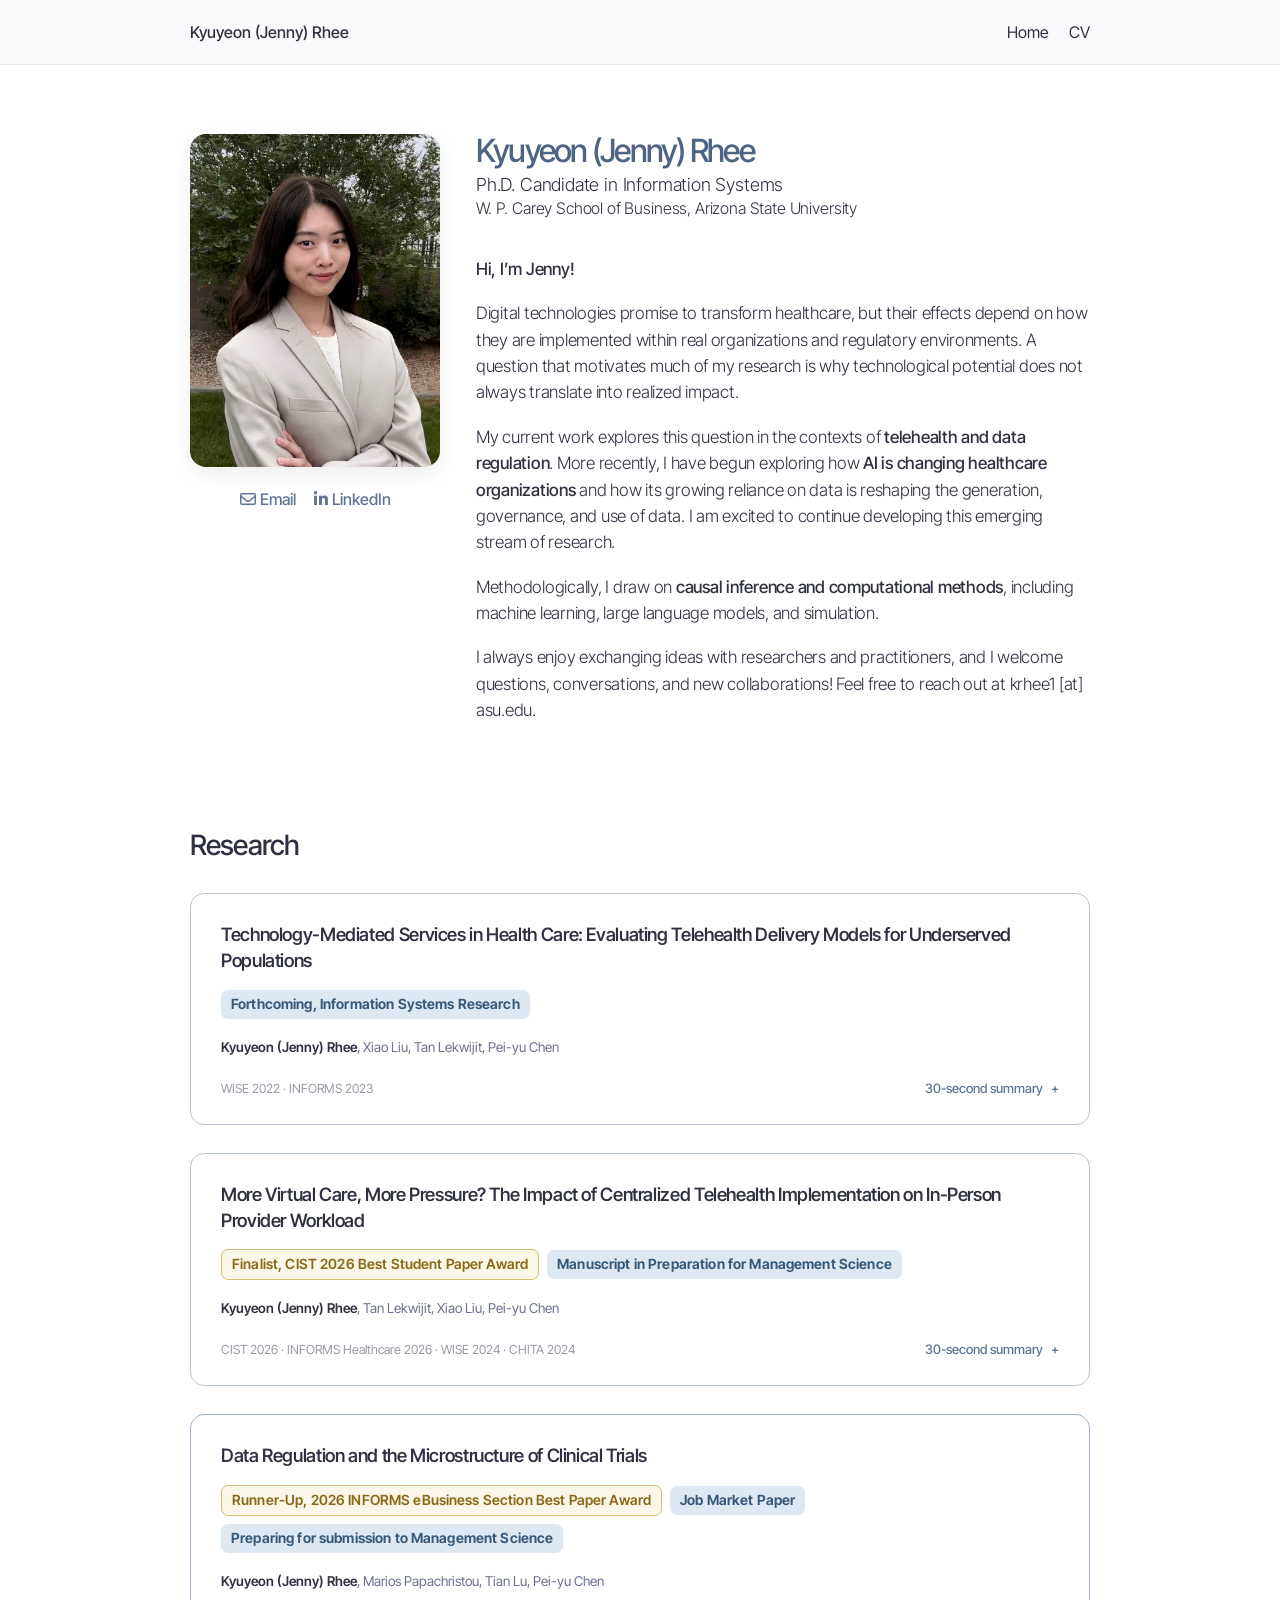
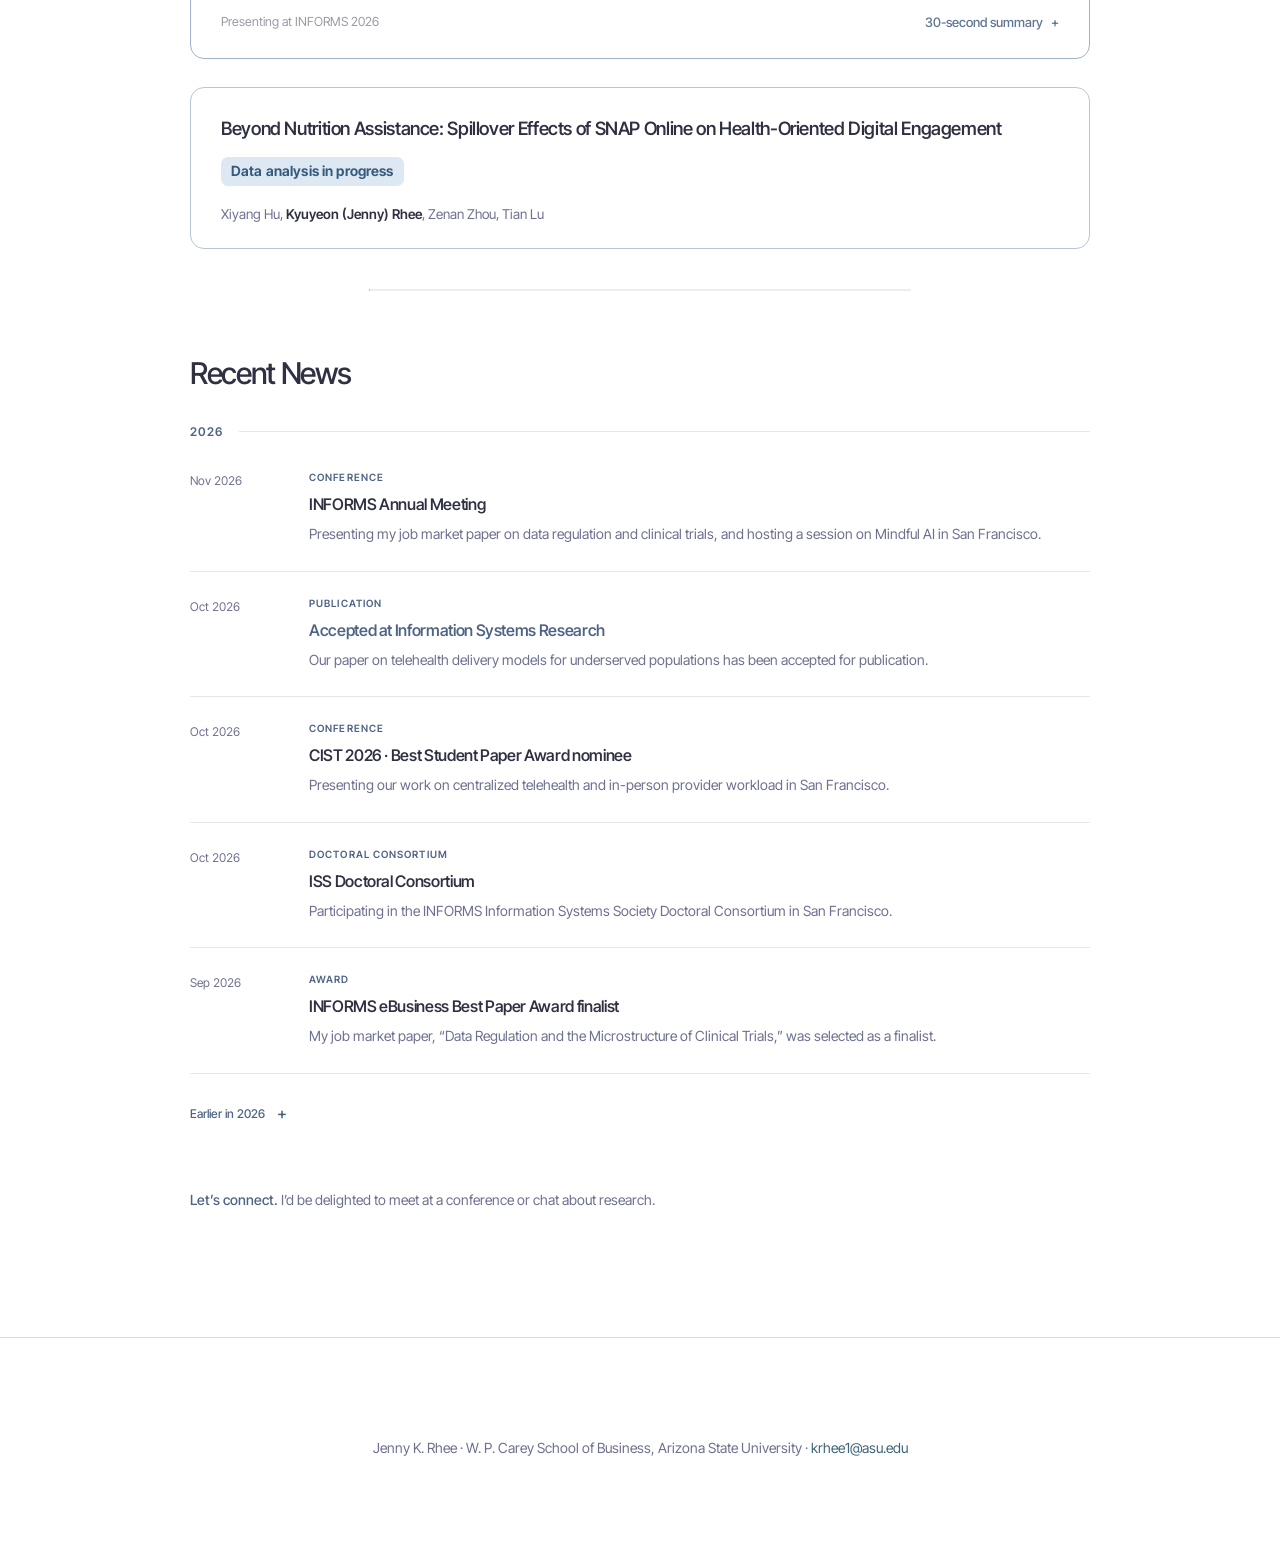
<file: index.html>
<!DOCTYPE html>
<html lang="en">
<head>
  <meta charset="UTF-8" />
  <meta name="viewport" content="width=device-width, initial-scale=1.0" />
  <title>Kyuyeon (Jenny) Rhee</title>
  <meta name="description" content="Ph.D. candidate in Information Systems at Arizona State University. Research on digital health, causal inference, and healthcare innovation.">

  <meta name="author" content="Kyuyeon Jenny Rhee">
  <meta property="og:title" content="Kyuyeon (Jenny) Rhee">
  <meta property="og:description" content="Ph.D. candidate in Information Systems at Arizona State University">
  <meta property="og:url" content="https://jennykrhee.github.io">

  <script async src="https://www.googletagmanager.com/gtag/js?id=G-296NNJGTDM"></script>
  <script>
    window.dataLayer = window.dataLayer || [];
    function gtag(){dataLayer.push(arguments);}
    gtag('js', new Date());
    gtag('config', 'G-296NNJGTDM');
  </script>


  <link rel="preconnect" href="https://fonts.googleapis.com">
  <link rel="preconnect" href="https://fonts.gstatic.com" crossorigin>
  <link href="https://fonts.googleapis.com/css2?family=Inter+Tight:wght@100..900&display=swap" rel="stylesheet">
  <link rel="stylesheet" href="css/style.css" />
  <link rel="stylesheet" href="https://cdnjs.cloudflare.com/ajax/libs/font-awesome/6.5.0/css/all.min.css">

  <link rel="icon" type="image/png" sizes="96x96" href="favicon-96x96.png">
  <link rel="apple-touch-icon" href="apple-touch-icon.png">
  <link rel="icon" type="image/png" sizes="192x192" href="icon-192.png">
  <link rel="icon" type="image/png" sizes="512x512" href="icon-512.png">
	
</head>



<body>

<!-- Navigation -->
<nav>
  <div class="nav-inner">

    <a href="index.html" class="nav-brand">
      Kyuyeon (Jenny) Rhee
    </a>

    <ul class="nav-links">
      <li>
        <a href="index.html">Home</a>
      </li>
<!-- 
      <li>
        <a href="about.html">About</a>
      </li> -->

      <!-- <li>
        <a href="teaching.html">Teaching</a>
      </li> -->

      <li>
        <a href="cv.html">CV</a>
      </li>
    </ul>

  </div>
</nav>


<!-- Main Content -->
<main class="page-content">
  <div class="container">



<!-- About -->
<section class="home-layout fade-in" id="about">

  <div class="home-photo">
    <img src="rhee_headshot.jpg" alt="headshot" />

    <div class="contact-links">
      <a href="mailto:krhee1@asu.edu" aria-label="Email">
        <i class="fa-regular fa-envelope"></i>
        <span>Email</span>
      </a>

      <a href="https://www.linkedin.com/in/kyuyeon-jenny-rhee/"
         target="_blank"
         aria-label="LinkedIn">
        <i class="fa-brands fa-linkedin-in"></i>
        <span>LinkedIn</span>
      </a>
    </div>
  </div>

  <div class="home-main">
	  
    <div class="home-info">
      <h1>Kyuyeon (Jenny) Rhee</h1>
      <p class="title">Ph.D. Candidate in Information Systems</p>
      <p class="affiliation">
        W. P. Carey School of Business, Arizona State University
      </p>

      <!-- <p class="committee">
        Dissertation Committee:
        <strong>Pei-yu Chen (Chair)</strong>, Xiao Liu, Tan Lekwijit, Tian Lu
      </p>

      <p class="job-market">
        2026–2027 Academic Job Market Candidate
      </p> -->
    </div>

    <div class="bio">

      <p>
        <strong>Hi, I’m Jenny!</strong>
      </p>

      <p>
        Digital technologies promise to transform healthcare, but their effects depend on how they are implemented within real organizations and regulatory environments. A question that motivates much of my research is why technological potential does not always translate into realized impact.
      </p>

      <p>
        My current work explores this question in the contexts of
        <strong>telehealth and data regulation</strong>.
        More recently, I have begun exploring how
        <strong>AI is changing healthcare organizations</strong>
        and how its growing reliance on data is reshaping the generation, governance, and use of data. I am excited to continue developing this emerging stream of research.
      </p>

      <p>
        Methodologically, I draw on
        <strong>causal inference and computational methods</strong>,
        including machine learning, large language models, and simulation.
      </p>

      <p>
        I always enjoy exchanging ideas with researchers and practitioners, and I welcome questions, conversations, and new collaborations!
        Feel free to reach out at krhee1 [at] asu.edu.
      </p>

    </div>

  </div>

</section>




   <!-- Education 
   <section class="education fade-in" id="education" style="animation-delay: 0.15s;">

   	<h2>Education</h2>

	<div class="edu-item">
	  <div class="edu-main">
	    <div class="edu-degree">Ph.D. in Information Systems</div>
	    <div class="edu-school">Arizona State University</div>
	  </div>
	  <div class="edu-year">2027 (expected)</div>
	</div>

	<div class="edu-item">
	  <div class="edu-main">
	    <div class="edu-degree">M.S. in Management Information Systems</div>
	    <div class="edu-school">Seoul National University</div>
	  </div>
	  <div class="edu-year">2020</div>
	</div>

	<div class="edu-item">
	  <div class="edu-main">
	    <div class="edu-degree">B.S. in Business Administration</div>
	    <div class="edu-school">Hanyang University</div>
	  </div>
	  <div class="edu-year">2018</div>
	</div>
   </section>
   <hr class="section-divider"> -->


   <!--Selected Work-->

<section class="selected-work fade-in" id="research">
  <h2>Research</h2>

  <div class="research-list">

    <!-- Paper 1 -->

    <article class="research-card featured">

      <h3>
        Technology-Mediated Services in Health Care: Evaluating Telehealth Delivery Models for Underserved Populations
      </h3>

      <div class="research-badges">
        <span class="status-badge accepted">Forthcoming, Information Systems Research</span>
      </div>

      <p class="research-authors">
        <strong>Kyuyeon (Jenny) Rhee</strong>,
        <a href="https://search.asu.edu/profile/3518572" target="_blank">Xiao Liu</a>,
        <a href="https://tanlekwijit.com/" target="_blank">Tan Lekwijit</a>,
        <a href="https://search.asu.edu/profile/2217544" target="_blank">Pei-yu Chen</a>
      </p>

      <div class="research-bottom">
        <span class="research-venue">
          WISE 2022 · INFORMS 2023
        </span>


        <button class="abstract-toggle" type="button" aria-expanded="false">
          30-second summary <span>+</span>
        </button>

		  
      </div>

          <div class="abstract-content">
            <p>
Evidence on telehealth’s effectiveness has been mixed, in part because telehealth encompasses distinct delivery models that address different barriers to care. We distinguish between two models: one that connects patients at clinics with external specialists, and another that connects patients at home with providers at the clinic. The first reduces search and verification frictions and is associated with greater access to mental health care, while the second reduces transportation and tracking frictions and is associated with better adherence to clinical protocols. Our findings highlight the importance of considering which telehealth model is implemented, the frictions it addresses, and the outcomes it is designed to improve.
            </p>
          </div>

        </article>


    <!-- Paper 2 -->
    <article class="research-card featured">

      <h3>
        More Virtual Care, More Pressure? The Impact of Centralized Telehealth Implementation on In-Person Provider Workload
      </h3>
		
		<div class="research-badges">
		  <span class="status-badge award-badge">
		    Finalist, CIST 2026 Best Student Paper Award
		  </span>

		  <span class="status-badge">
		    Manuscript in Preparation for Management Science
		  </span>
		</div>

      <p class="research-authors">
        <strong>Kyuyeon (Jenny) Rhee</strong>,
        <a href="https://tanlekwijit.com/" target="_blank">Tan Lekwijit</a>,
        <a href="https://search.asu.edu/profile/3518572" target="_blank">Xiao Liu</a>,
        <a href="https://search.asu.edu/profile/2217544" target="_blank">Pei-yu Chen</a>
      </p>

      <div class="research-bottom">
        <span class="research-venue">
          CIST 2026 · INFORMS Healthcare 2026 · WISE 2024 · CHITA 2024
        </span>

        <button class="abstract-toggle" type="button" aria-expanded="false">
          30-second summary <span>+</span>
        </button>

      </div>

      <div class="abstract-content">
        <p>
We study a health system that adopted centralized telehealth, in which a dedicated team provides virtual care while primary care providers continue to see patients in person. This model is designed to expand access while shielding in-person providers from the additional workload associated with virtual care. We examine whether this organizational separation achieves that goal by considering multiple dimensions of provider workload, including the volume, timing, and clinical complexity of demand. Leveraging randomized patient eligibility for the program, we find that greater exposure to centralized telehealth increases in-person visit volume, makes demand more variable, and shifts the patient mix toward greater clinical complexity. These findings show that centralized telehealth can reshape, rather than simply divert, the demand faced by in-person providers.
        </p>
      </div>

    </article>


    <!-- Paper 3 -->
    <article class="research-card jmp">

      <h3>
        Data Regulation and the Microstructure of Clinical Trials
      </h3>


      <div class="research-badges">
        <span class="status-badge award-badge">
          Runner-Up, 2026 INFORMS eBusiness Section Best Paper Award
        </span>
        <span class="status-badge jmp-badge">Job Market Paper</span>
        <span class="status-badge jmp-badge">
          Preparing for submission to Management Science
        </span>
      </div>


      <p class="research-authors">
        <strong>Kyuyeon (Jenny) Rhee</strong>,
        <a href="https://papachristoumarios.github.io/" target="_blank">Marios Papachristou</a>,
        <a href="https://sites.google.com/view/tianlu/home" target="_blank">Tian Lu</a>,
        <a href="https://search.asu.edu/profile/2217544" target="_blank">Pei-yu Chen</a>
      </p>

      <div class="research-bottom">
        <span class="research-venue">
          Presenting at INFORMS 2026
        </span>

        <button class="abstract-toggle" type="button" aria-expanded="false">
          30-second summary <span>+</span>
        </button>

      </div>

      <div class="abstract-content">
        <p>
We examine how privacy regulation affects clinical trial design. Clinical trials generate evidence whose value can extend well beyond the sponsoring firm, while sponsors bear the costs of collecting and governing the underlying data. The GDPR increased these costs for trials involving European sites. Because European patient participation is not required for drug approval, sponsors retain discretion over whether to absorb the additional compliance costs or shift trial activity elsewhere, making regulatory exposure an organizational design consideration. Comparing sponsors with different levels of pre-GDPR exposure to Europe, we find little change in planned enrollment or core measures of trial success, but selective reductions in longer-term and supplementary measures and shifts in trial activity away from GDPR jurisdictions. These adjustments have downstream implications: trials conducted by more-exposed sponsors receive fewer citations from subsequent research, while geographic shifts move trials toward populations with which sponsors have greater prior experience. The findings suggest that firms preserve components of evidence generation that are more tightly constrained by regulatory requirements while adjusting along more flexible margins.
        </p>
      </div>

    </article>

    <!-- Paper 4 -->

    <article class="research-card featured">

      <h3>
        Beyond Nutrition Assistance: Spillover Effects of SNAP Online on Health-Oriented Digital Engagement
      </h3>

      <div class="research-badges">
        <span class="status-badge accepted">Data analysis in progress</span>
      </div>

      <p class="research-authors">
        <a href="https://xiyanghu.github.io" target="_blank">Xiyang Hu</a>,
        <strong>Kyuyeon (Jenny) Rhee</strong>,
        <a href="https://search.asu.edu/profile/3283287" target="_blank">Zenan Zhou</a>,
        <a href="https://sites.google.com/view/tianlu/home" target="_blank">Tian Lu</a>
      </p>

        </article>

  </div>
</section>

<hr class="section-divider">



<section class="news editorial-news fade-in" id="news">

  <header class="news-header">
    <h2>Recent News</h2>

  </header>

  <div class="news-year-label">
    <span>2026</span>
  </div>

  <div class="news-feed">

    <article class="news-entry">
      <time datetime="2026-11">Nov 2026</time>

      <div class="news-entry-content">
        <span class="news-category">Conference</span>
        <h3>
          <a href="https://meetings.informs.org/wordpress/annual/"
             target="_blank" rel="noopener noreferrer">
            INFORMS Annual Meeting
          </a>
        </h3>
        <p>
          Presenting my job market paper on data regulation and clinical
          trials, and hosting a session on Mindful AI in San Francisco.
        </p>
      </div>
    </article>

    <article class="news-entry news-publication">
      <time datetime="2026-10">Oct 2026</time>

      <div class="news-entry-content">
        <span class="news-category">Publication</span>
        <h3>Accepted at Information Systems Research</h3>
        <p>
          Our paper on telehealth delivery models for underserved
          populations has been accepted for publication.
        </p>
      </div>
    </article>

    <article class="news-entry">
      <time datetime="2026-10">Oct 2026</time>

      <div class="news-entry-content">
        <span class="news-category">Conference</span>
        <h3>
          <a href="https://cist2026.github.io"
             target="_blank" rel="noopener noreferrer">
            CIST 2026 · Best Student Paper Award nominee
          </a>
        </h3>
        <p>
          Presenting our work on centralized telehealth and in-person
          provider workload in San Francisco.
        </p>
      </div>
    </article>

    <article class="news-entry">
      <time datetime="2026-10">Oct 2026</time>

      <div class="news-entry-content">
        <span class="news-category">Doctoral consortium</span>
        <h3>
          <a href="https://cist2026.github.io/iss-events/#consortium"
             target="_blank" rel="noopener noreferrer">
            ISS Doctoral Consortium
          </a>
        </h3>
        <p>
          Participating in the INFORMS Information Systems Society
          Doctoral Consortium in San Francisco.
        </p>
      </div>
    </article>

    <article class="news-entry">
      <time datetime="2026-09">Sep 2026</time>

      <div class="news-entry-content">
        <span class="news-category">Award</span>
        <h3>INFORMS eBusiness Best Paper Award finalist</h3>
        <p>
          My job market paper, “Data Regulation and the Microstructure
          of Clinical Trials,” was selected as a finalist.
        </p>
      </div>
    </article>

  </div>

  <details class="news-archive">
    <summary>Earlier in 2026</summary>

    <div class="news-feed">

      <article class="news-entry">
        <time datetime="2026-08">Aug 2026</time>

        <div class="news-entry-content">
          <span class="news-category">Teaching</span>
          <h3>CIS 308 · Advanced Excel in Business</h3>
          <p>
            Teaching at Arizona State University in Fall 2026.
          </p>
        </div>
      </article>

      <article class="news-entry">
        <time datetime="2026-08">Aug 2026</time>

        <div class="news-entry-content">
          <span class="news-category">Milestone</span>
          <h3>Dissertation proposal defended</h3>
          <p>
            Understanding Digital Transformation in Healthcare:
            Care Delivery, Service Operations, and Medical Innovation.
          </p>
        </div>
      </article>

      <article class="news-entry">
        <time datetime="2026-07">Jul 2026</time>

        <div class="news-entry-content">
          <span class="news-category">Conference</span>
          <h3>
            <a href="https://meetings.informs.org/wordpress/healthcare/"
               target="_blank" rel="noopener noreferrer">
              INFORMS Healthcare Conference
            </a>
          </h3>
          <p>
            Presented our research on centralized telehealth and
            provider workload in Raleigh, NC.
          </p>
        </div>
      </article>

      <article class="news-entry">
        <time datetime="2026-05">May 2026</time>

        <div class="news-entry-content">
          <span class="news-category">Teaching</span>
          <h3>CIS 315 · Business Data Analytics</h3>
          <p>
            Taught at Arizona State University during Summer 2026.
          </p>
        </div>
      </article>

      <article class="news-entry">
        <time datetime="2026-04">Apr 2026</time>

        <div class="news-entry-content">
          <span class="news-category">Recognition</span>
          <h3>Faculty Women’s Association Research Award</h3>
          <p>
            Received an Honorable Mention for graduate student
            research at ASU.
          </p>
        </div>
      </article>

      <article class="news-entry">
        <time datetime="2026-04">Apr 2026</time>

        <div class="news-entry-content">
          <span class="news-category">Website</span>
          <h3>A new academic home online</h3>
          <p>Launched my academic website.</p>
        </div>
      </article>

    </div>
  </details>

  <p class="news-connect">
    <a href="mailto:krhee1@asu.edu">Let’s connect.</a>
    I’d be delighted to meet at a conference or chat about research.
  </p>

</section>

   
  </div>
</main>

<!-- Footer -->
<footer>
  <div class="container">
    <p>
      Jenny K. Rhee · W. P. Carey School of Business, Arizona State University ·
      <a href="mailto:krhee1@asu.edu">krhee1@asu.edu</a>
    </p>
  </div>
</footer>




<script>
  document.querySelectorAll(".abstract-toggle").forEach((button) => {
    button.addEventListener("click", () => {
      const card = button.closest(".research-card");
      const expanded = card.classList.toggle("expanded");

      button.firstChild.textContent = expanded
        ? "Hide summary "
        : "30-second summary ";

      button.setAttribute("aria-expanded", expanded);
    });
  });
</script>

<script>
  const observer = new IntersectionObserver((entries) => {
    entries.forEach((entry) => {
      if (entry.isIntersecting) {
        entry.target.classList.add("visible");
        observer.unobserve(entry.target);
      }
    });
  }, {
    threshold: 0.15
  });

  document.querySelectorAll(".fade-in").forEach((el) => {
    observer.observe(el);
  });
</script>

</body>
</html>
</file>
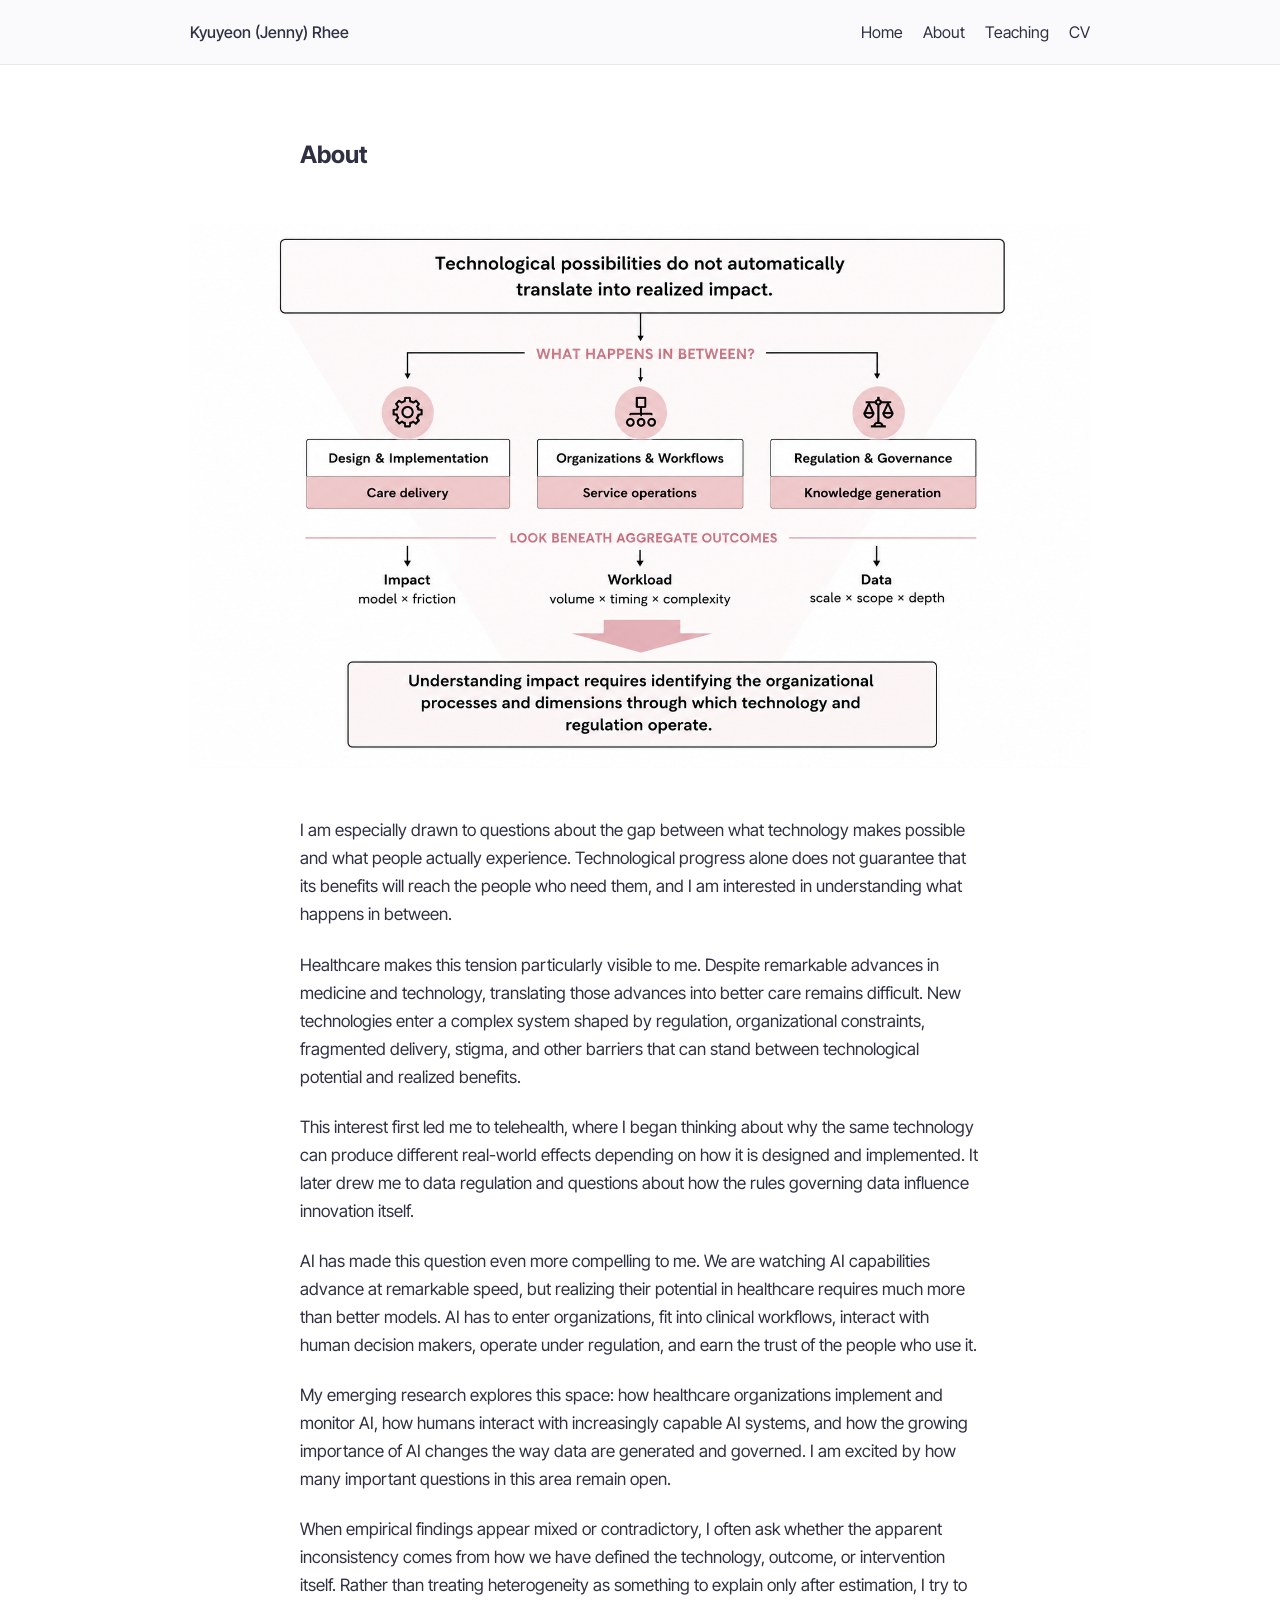
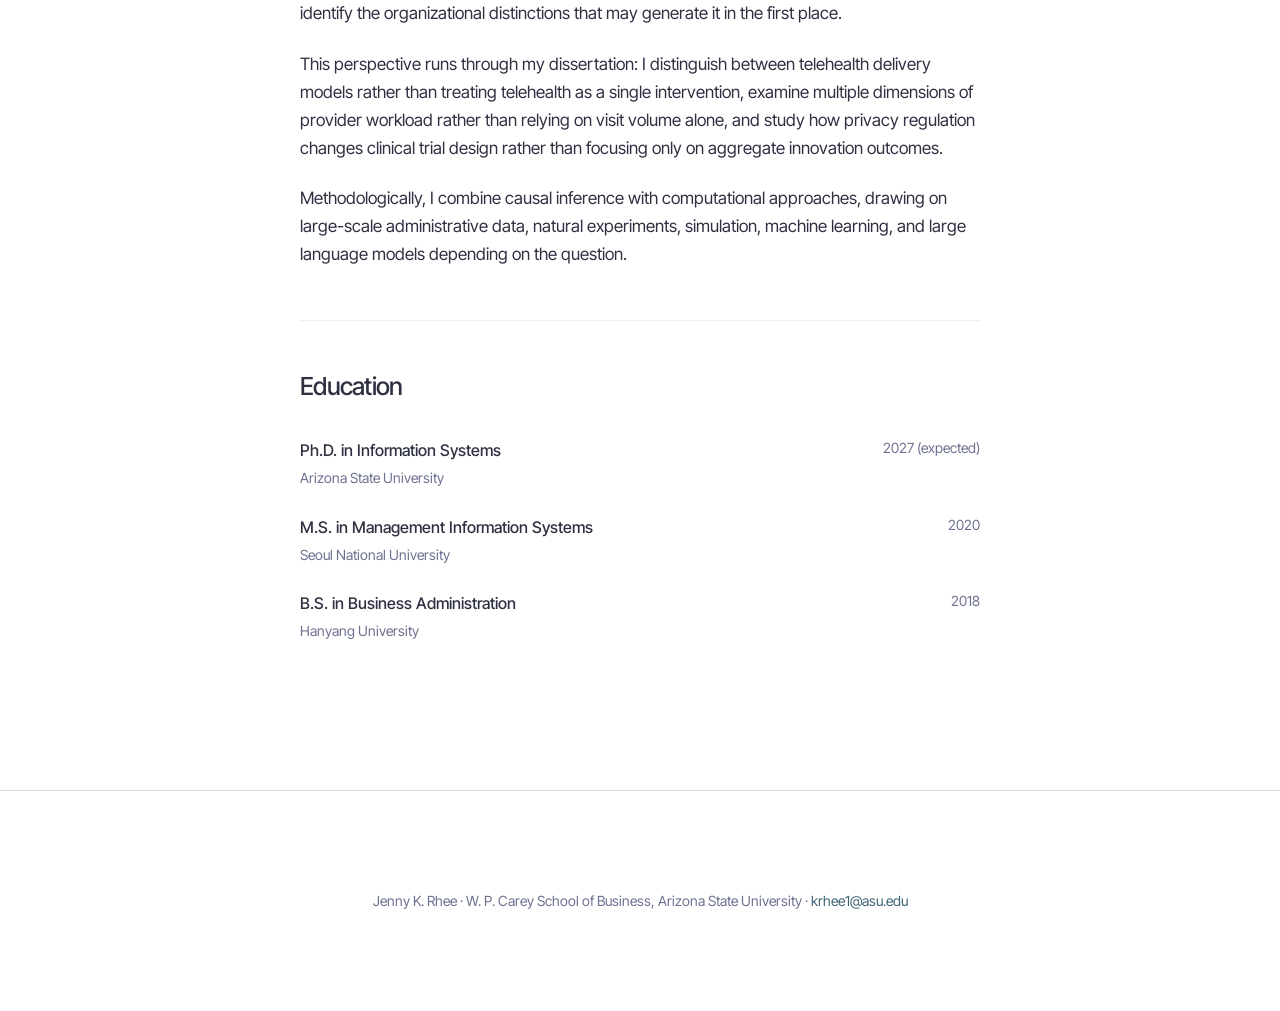
<file: about.html>
<!DOCTYPE html>
<html lang="en">

<head>
  <meta charset="UTF-8" />
  <meta name="viewport" content="width=device-width, initial-scale=1.0" />

  <title>About | Kyuyeon (Jenny) Rhee</title>

  <meta
    name="description"
    content="About Kyuyeon (Jenny) Rhee, Ph.D. candidate in Information Systems at Arizona State University."
  />

  <meta name="author" content="Kyuyeon Jenny Rhee" />

  <!-- Fonts -->
  <link rel="preconnect" href="https://fonts.googleapis.com" />
  <link rel="preconnect" href="https://fonts.gstatic.com" crossorigin />

  <link
    href="https://fonts.googleapis.com/css2?family=Inter+Tight:wght@100..900&display=swap"
    rel="stylesheet"
  />

  <!-- Main CSS -->
  <link rel="stylesheet" href="css/style.css" />

  <!-- Font Awesome -->
  <link
    rel="stylesheet"
    href="https://cdnjs.cloudflare.com/ajax/libs/font-awesome/6.5.0/css/all.min.css"
  />

  <!-- Favicon -->
  <link rel="icon" type="image/png" sizes="96x96" href="favicon-96x96.png" />
  <link rel="apple-touch-icon" href="apple-touch-icon.png" />
  <link rel="icon" type="image/png" sizes="192x192" href="icon-192.png" />
  <link rel="icon" type="image/png" sizes="512x512" href="icon-512.png" />
</head>


<body>

  <!-- Navigation -->
  <nav>
    <div class="nav-inner">

      <a href="index.html" class="nav-brand">
        Kyuyeon (Jenny) Rhee
      </a>

      <ul class="nav-links">
        <li>
          <a href="index.html">Home</a>
        </li>

        <li>
          <a href="about.html" class="active">About</a>
        </li>

        <li>
          <a href="teaching.html">Teaching</a>
        </li>

        <li>
          <a href="cv.html">CV</a>
        </li>
      </ul>

    </div>
  </nav>


  <!-- Main Content -->
  <main class="page-content">

    <div class="container">

      <section class="about-page fade-in">

        <h1>About</h1>

<div class="about-framework">
  <img
    src="images/research-framework.png"
    alt="Research framework illustrating how technological possibilities translate into realized impact through design and implementation, organizational workflows, and regulation and governance."
  />
</div>
        
<div class="about-placeholder">
          <p>
            I am especially drawn to questions about the gap between what technology makes possible and what people actually experience. Technological progress alone does not guarantee that its benefits will reach the people who need them, and I am interested in understanding what happens in between.
          </p>

          <p>
            Healthcare makes this tension particularly visible to me. Despite remarkable advances in medicine and technology, translating those advances into better care remains difficult. New technologies enter a complex system shaped by regulation, organizational constraints, fragmented delivery, stigma, and other barriers that can stand between technological potential and realized benefits. 
          </p>

          <p>
            This interest first led me to telehealth, where I began thinking about why the same technology can produce different real-world effects depending on how it is designed and implemented. It later drew me to data regulation and questions about how the rules governing data influence innovation itself.
          </p>

          <p>
            AI has made this question even more compelling to me. We are watching AI capabilities advance at remarkable speed, but realizing their potential in healthcare requires much more than better models. AI has to enter organizations, fit into clinical workflows, interact with human decision makers, operate under regulation, and earn the trust of the people who use it. 
          </p>

          <p>
            My emerging research explores this space: how healthcare organizations implement and monitor AI, how humans interact with increasingly capable AI systems, and how the growing importance of AI changes the way data are generated and governed. I am excited by how many important questions in this area remain open.
          </p>

          <p>
            When empirical findings appear mixed or contradictory, I often ask whether the apparent inconsistency comes from how we have defined the technology, outcome, or intervention itself. Rather than treating heterogeneity as something to explain only after estimation, I try to identify the organizational distinctions that may generate it in the first place.
          </p>

          <p>
            This perspective runs through my dissertation: I distinguish between telehealth delivery models rather than treating telehealth as a single intervention, examine multiple dimensions of provider workload rather than relying on visit volume alone, and study how privacy regulation changes clinical trial design rather than focusing only on aggregate innovation outcomes.
          </p>

          <p>
            Methodologically, I combine causal inference with computational approaches, drawing on large-scale administrative data, natural experiments, simulation, machine learning, and large language models depending on the question.
          </p>
        </div>




<hr class="about-divider">

          <section class="about-education">
            <h2>Education</h2>

            <div class="edu-item">
              <div class="edu-main">
                <div class="edu-degree">Ph.D. in Information Systems</div>
                <div class="edu-school">Arizona State University</div>
              </div>
              <div class="edu-year">2027 (expected)</div>
            </div>

            <div class="edu-item">
              <div class="edu-main">
                <div class="edu-degree">M.S. in Management Information Systems</div>
                <div class="edu-school">Seoul National University</div>
              </div>
              <div class="edu-year">2020</div>
            </div>

            <div class="edu-item">
              <div class="edu-main">
                <div class="edu-degree">B.S. in Business Administration</div>
                <div class="edu-school">Hanyang University</div>
              </div>
              <div class="edu-year">2018</div>
            </div>
        
              </section>

            </div>

          </main>


  <!-- Footer -->
  <footer>
    <div class="container">

      <p>
        Jenny K. Rhee · W. P. Carey School of Business,
        Arizona State University ·
        <a href="mailto:krhee1@asu.edu">
          krhee1@asu.edu
        </a>
      </p>

    </div>
  </footer>


  <!-- Fade-in animation -->
  <script>
    const observer = new IntersectionObserver((entries) => {
      entries.forEach((entry) => {
        if (entry.isIntersecting) {
          entry.target.classList.add("visible");
          observer.unobserve(entry.target);
        }
      });
    }, {
      threshold: 0.15
    });

    document.querySelectorAll(".fade-in").forEach((el) => {
      observer.observe(el);
    });
  </script>

</body>

</html>
</file>
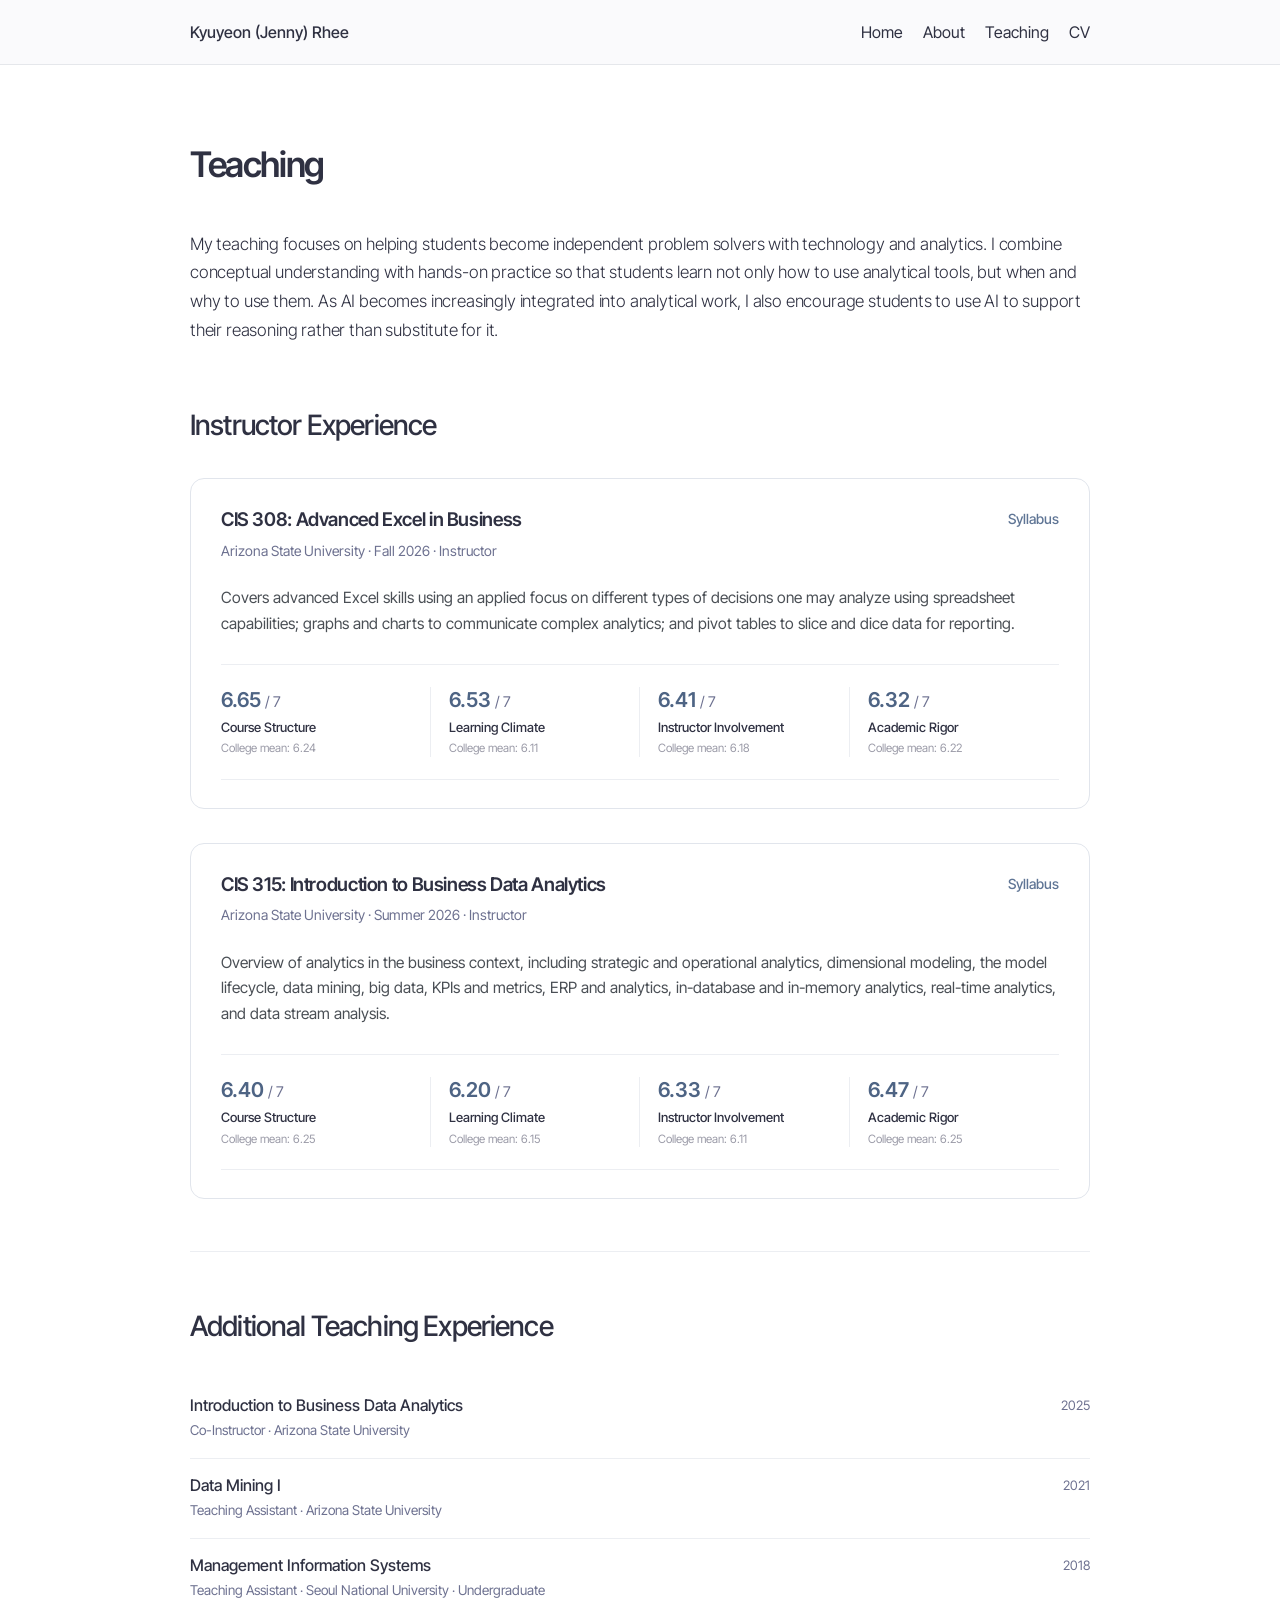
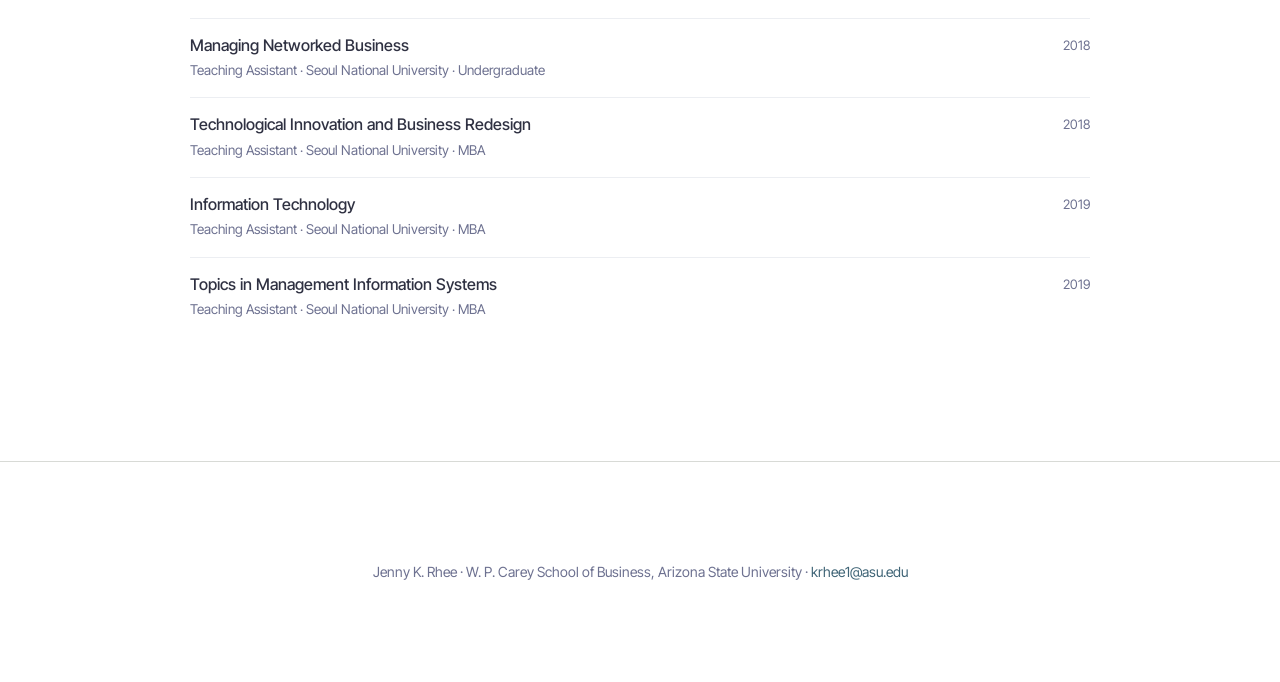
<file: teaching.html>
<!DOCTYPE html>
<html lang="en">

<head>
  <meta charset="UTF-8" />
  <meta name="viewport" content="width=device-width, initial-scale=1.0" />

  <title>Teaching | Kyuyeon (Jenny) Rhee</title>

  <meta
    name="description"
    content="Teaching experience of Kyuyeon (Jenny) Rhee, Ph.D. candidate in Information Systems at Arizona State University."
  />

  <meta name="author" content="Kyuyeon Jenny Rhee" />

  <!-- Google Analytics -->
  <script async src="https://www.googletagmanager.com/gtag/js?id=G-296NNJGTDM"></script>
  <script>
    window.dataLayer = window.dataLayer || [];
    function gtag(){dataLayer.push(arguments);}
    gtag('js', new Date());
    gtag('config', 'G-296NNJGTDM');
  </script>

  <!-- Fonts -->
  <link rel="preconnect" href="https://fonts.googleapis.com" />
  <link rel="preconnect" href="https://fonts.gstatic.com" crossorigin />

  <link
    href="https://fonts.googleapis.com/css2?family=Inter+Tight:wght@100..900&display=swap"
    rel="stylesheet"
  />

  <!-- Main CSS -->
  <link rel="stylesheet" href="css/style.css" />

  <!-- Font Awesome -->
  <link
    rel="stylesheet"
    href="https://cdnjs.cloudflare.com/ajax/libs/font-awesome/6.5.0/css/all.min.css"
  />

  <!-- Favicon -->
  <link rel="icon" type="image/png" sizes="96x96" href="favicon-96x96.png" />
  <link rel="apple-touch-icon" href="apple-touch-icon.png" />
  <link rel="icon" type="image/png" sizes="192x192" href="icon-192.png" />
  <link rel="icon" type="image/png" sizes="512x512" href="icon-512.png" />
</head>


<body>

  <!-- Navigation -->
  <nav>
    <div class="nav-inner">

      <a href="index.html" class="nav-brand">
        Kyuyeon (Jenny) Rhee
      </a>

      <ul class="nav-links">
        <li>
          <a href="index.html">Home</a>
        </li>

        <li>
          <a href="about.html">About</a>
        </li>

        <li>
          <a href="teaching.html" class="active">Teaching</a>
        </li>

        <li>
          <a href="cv.html">CV</a>
        </li>
      </ul>

    </div>
  </nav>


  <!-- Main Content -->
  <main class="page-content">
    <div class="container">

      <!-- Teaching Introduction -->
      <section class="teaching-page fade-in">

        <h1>Teaching</h1>

        <div class="teaching-intro">
          <p>
            My teaching focuses on helping students become independent
            problem solvers with technology and analytics. I combine
            conceptual understanding with hands-on practice so that students
            learn not only how to use analytical tools, but when and why to
            use them. As AI becomes increasingly integrated into analytical
            work, I also encourage students to use AI to support their
            reasoning rather than substitute for it.
          </p>
        </div>


        <!-- Instructor Experience -->
        <section class="teaching-experience">

          <h2>Instructor Experience</h2>


          <!-- CIS 308 -->
          <article class="course-card">

            <div class="course-header">
              <div>
                <h3>CIS 308: Advanced Excel in Business</h3>

                <p class="course-meta">
                  Arizona State University · Fall 2026 · Instructor
                </p>
              </div>

              <a
                class="course-link"
                href="https://docs.google.com/document/d/1AGOR0Mczq6Ezx9ynV7mQ8wzMPBIO70Eun30edevw8bk/edit?usp=sharing"
                target="_blank"
                rel="noopener noreferrer"
              >
                Syllabus
              </a>
            </div>

            <p class="course-description">
              Covers advanced Excel skills using an applied focus on different
              types of decisions one may analyze using spreadsheet
              capabilities; graphs and charts to communicate complex
              analytics; and pivot tables to slice and dice data for reporting.
            </p>


            <!-- Evaluation -->
            <div class="teaching-evaluation">

              <div class="evaluation-item">
                <span class="evaluation-score">6.65 <small>/ 7</small></span>
                <span class="evaluation-label">Course Structure</span>
                <span class="evaluation-benchmark">College mean: 6.24</span>
              </div>

              <div class="evaluation-item">
                <span class="evaluation-score">6.53 <small>/ 7</small></span>
                <span class="evaluation-label">Learning Climate</span>
                <span class="evaluation-benchmark">College mean: 6.11</span>
              </div>

              <div class="evaluation-item">
                <span class="evaluation-score">6.41 <small>/ 7</small></span>
                <span class="evaluation-label">Instructor Involvement</span>
                <span class="evaluation-benchmark">College mean: 6.18</span>
              </div>

              <div class="evaluation-item">
                <span class="evaluation-score">6.32 <small>/ 7</small></span>
                <span class="evaluation-label">Academic Rigor</span>
                <span class="evaluation-benchmark">College mean: 6.22</span>
              </div>

            </div>


          </article>


          <!-- CIS 315 -->
          <article class="course-card">

            <div class="course-header">
              <div>
                <h3>CIS 315: Introduction to Business Data Analytics</h3>

                <p class="course-meta">
                  Arizona State University · Summer 2026 · Instructor
                </p>
              </div>

              <a
                class="course-link"
                href="https://docs.google.com/document/d/17JxEjjcWonciHCqz4W6uE7zC8GpWSr_G1X8rMfqsYN0/edit?tab=t.0"
                target="_blank"
                rel="noopener noreferrer"
              >
                Syllabus
              </a>
            </div>

            <p class="course-description">
              Overview of analytics in the business context, including
              strategic and operational analytics, dimensional modeling,
              the model lifecycle, data mining, big data, KPIs and metrics,
              ERP and analytics, in-database and in-memory analytics,
              real-time analytics, and data stream analysis.
            </p>



            <!-- Evaluation -->
            <div class="teaching-evaluation">

              <div class="evaluation-item">
                <span class="evaluation-score">6.40 <small>/ 7</small></span>
                <span class="evaluation-label">Course Structure</span>
                <span class="evaluation-benchmark">College mean: 6.25</span>
              </div>

              <div class="evaluation-item">
                <span class="evaluation-score">6.20 <small>/ 7</small></span>
                <span class="evaluation-label">Learning Climate</span>
                <span class="evaluation-benchmark">College mean: 6.15</span>
              </div>

              <div class="evaluation-item">
                <span class="evaluation-score">6.33 <small>/ 7</small></span>
                <span class="evaluation-label">Instructor Involvement</span>
                <span class="evaluation-benchmark">College mean: 6.11</span>
              </div>

              <div class="evaluation-item">
                <span class="evaluation-score">6.47 <small>/ 7</small></span>
                <span class="evaluation-label">Academic Rigor</span>
                <span class="evaluation-benchmark">College mean: 6.25</span>
              </div>



          </article>

        </section>


        <hr class="about-divider">


        <!-- Additional Teaching Experience -->
        <section class="additional-teaching">

          <h2>Additional Teaching Experience</h2>


          <div class="teaching-history-item">
            <div class="teaching-history-main">
              <div class="teaching-history-course">
                Introduction to Business Data Analytics
              </div>
              <div class="teaching-history-meta">
                Co-Instructor · Arizona State University
              </div>
            </div>

            <div class="teaching-history-year">
              2025
            </div>
          </div>


          <div class="teaching-history-item">
            <div class="teaching-history-main">
              <div class="teaching-history-course">
                Data Mining I
              </div>
              <div class="teaching-history-meta">
                Teaching Assistant · Arizona State University
              </div>
            </div>

            <div class="teaching-history-year">
              2021
            </div>
          </div>


          <div class="teaching-history-item">
            <div class="teaching-history-main">
              <div class="teaching-history-course">
                Management Information Systems
              </div>
              <div class="teaching-history-meta">
                Teaching Assistant · Seoul National University · Undergraduate
              </div>
            </div>

            <div class="teaching-history-year">
              2018
            </div>
          </div>


          <div class="teaching-history-item">
            <div class="teaching-history-main">
              <div class="teaching-history-course">
                Managing Networked Business
              </div>
              <div class="teaching-history-meta">
                Teaching Assistant · Seoul National University · Undergraduate
              </div>
            </div>

            <div class="teaching-history-year">
              2018
            </div>
          </div>


          <div class="teaching-history-item">
            <div class="teaching-history-main">
              <div class="teaching-history-course">
                Technological Innovation and Business Redesign
              </div>
              <div class="teaching-history-meta">
                Teaching Assistant · Seoul National University · MBA
              </div>
            </div>

            <div class="teaching-history-year">
              2018
            </div>
          </div>


          <div class="teaching-history-item">
            <div class="teaching-history-main">
              <div class="teaching-history-course">
                Information Technology
              </div>
              <div class="teaching-history-meta">
                Teaching Assistant · Seoul National University · MBA
              </div>
            </div>

            <div class="teaching-history-year">
              2019
            </div>
          </div>


          <div class="teaching-history-item">
            <div class="teaching-history-main">
              <div class="teaching-history-course">
                Topics in Management Information Systems
              </div>
              <div class="teaching-history-meta">
                Teaching Assistant · Seoul National University · MBA
              </div>
            </div>

            <div class="teaching-history-year">
              2019
            </div>
          </div>

        </section>

      </section>

    </div>
  </main>


  <!-- Footer -->
  <footer>
    <div class="container">
      <p>
        Jenny K. Rhee · W. P. Carey School of Business,
        Arizona State University ·
        <a href="mailto:krhee1@asu.edu">
          krhee1@asu.edu
        </a>
      </p>
    </div>
  </footer>


  <!-- Fade-in animation -->
  <script>
    const observer = new IntersectionObserver((entries) => {
      entries.forEach((entry) => {
        if (entry.isIntersecting) {
          entry.target.classList.add("visible");
          observer.unobserve(entry.target);
        }
      });
    }, {
      threshold: 0.15
    });

    document.querySelectorAll(".fade-in").forEach((el) => {
      observer.observe(el);
    });
  </script>

</body>
</html>
</file>
<file: css/style.css>
:root {
  --section-spacing: 64px;

  /* Base */
  --color-bg: #FFFFFF; /* white */
  --color-surface: #FFFFFF;
  --color-surface-muted: #FAFAFA;

  /* Text */
  --color-text: #2F3142; /* charcoal */
  --color-text-muted: #6D7190; /* light charcoal */
  --color-text-subtle: #9A9AA7; /* gray */

  /* Accent */
  --color-accent: #5F7595; /* dusty blue */
  --color-accent-strong: #4E6484; /* terracotta */
  --color-event-accent: #B85C5C;

  /* Borders */
  --color-border: #E5E7EB; /* light grayish blue */
  --color-border-soft: #E1E5EC; /* light cyan blue */
  --color-border-subtle: #ECEEF2; /* light cyan blue */

  /* Effects */
  --color-overlay: rgba(0, 0, 0, 0.35);
}

body {
  margin: 0;
  font-family: 'Inter Tight', -apple-system, BlinkMacSystemFont, 
    'Segoe UI', Roboto, sans-serif;
  color: var(--color-text);
  background-color: var(--color-bg);
  padding-top: 70px;
  font-weight: 400;
  line-height: 1.75;
}

.container {
  width: min(900px, calc(100% - 80px));
  margin: 0 auto;
  /* padding: 60px 24px; */
  padding: 64px 0;
}


section {
  margin-top: var(--section-spacing);
}

section:first-of-type {
  margin-top: 0;
}


/* Navigation */
nav {
  top: 0;
  width: 100%;

  position: fixed;

  backdrop-filter: blur(8px);
  background-color: rgba(250, 250, 252, 0.88);

  border-bottom: 1px solid var(--color-border);
  z-index: 1000;
}

.nav-inner {
  width: min(900px, calc(100% - 80px));
  margin: 0 auto;
  display: flex;
  justify-content: space-between;
  align-items: center;
  padding: 18px 0;
}

.nav-brand {
  color: var(--color-text);
  text-decoration: none;
  font-weight: 500;
}

.nav-links {
  list-style: none;
  display: flex;
  gap: 20px;
  margin: 0;
  padding: 0;
}

.nav-links a {
  color: var(--color-text);
  text-decoration: none;
}

.nav-links a,
.contact-links a {
  transition: color 0.2s ease;
}

.nav-links a:hover {
  color: var(--color-accent);
}


section {
  margin-top: 80px;
}

section:first-of-type {
  margin-top: 0;
}

/* Hero Section */
.home-layout {
  display: grid;
  grid-template-columns: 250px minmax(0, 1fr);
  gap: 36px;
  align-items: start;
}

.home-photo {
  display: flex;
  flex-direction: column;
  align-items: center;
  padding-top: 0;
}


.home-photo img {
  width: 250px;
  height: auto;
  object-fit: cover;
  display: block;
  border-radius: 16px;
  box-shadow: 0 7px 18px rgba(0,0,0,0.07);
}

.home-main {
  min-width: 0;
}

.home-info {
  flex: 1;
  min-width: 0;
  padding-top: 0;
}

.home-info h1 {
  margin-top: 0;
  margin-bottom: 6px;
  font-size: 2rem;
  font-weight: 500;
  letter-spacing: -0.055em;
  line-height: 1.05;
  color: var(--color-accent-strong);
}

.title,
.affiliation {
  font-weight: 300;
  letter-spacing: -0.01em;
  line-height: 1.25;
  color: var(--color-text);
}

.title {
  margin: 0 0 2px;
  font-size: 18px;
}

.affiliation {
  margin: 0;
}

.committee {
  margin: 4px 0 0;
  font-weight: 300;
  line-height: 1.4;
}

.job-market {
  margin: 4px 0 0;
  font-weight: 500;
  line-height: 1.35;
  color: var(--color-accent-strong);
}

h1,h2,h3,h4,h5,h6 {
    font-family: inherit;
}

h2 {
  color: var(--color-muted);
  font-weight: 500;
  position: relative;
  font-size: 1.75rem;
  letter-spacing: -0.03em;
}



.bio {
  margin-top: 38px;
  max-width: 820px;
  font-size: 17px;
  font-weight: 300;
  line-height: 1.55;
  letter-spacing: -0.015em;
  color: var(--color-text);
}

.bio p {
  margin: 0 0 18px;
}

.bio strong {
  font-weight: 500;
}

.bio + .bio {
  margin-top: 14px;
}

.contact-note {
  margin-top: 20px;
  font-size: 14px;
  color: var(--color-text-muted);
  line-height: 1.6;
}

/* Buttons / Links */
.contact-links {
  margin-top: 18px;
  display: flex;
  gap: 18px;
}
.contact-links a {
  text-decoration: none;
  color: var(--color-accent);
  font-weight: 500;
  transition: color 0.2s ease, opacity 0.2s ease;
}

.contact-links a:hover {
  color: var(--color-accent-strong);
  text-decoration: underline;
}

/* Sections */

.home-section h2 {
  color: #3F6476;
  font-weight: 500;
  position: relative;
}

.home-section h2::after {
  content: "";
  display: block;
  width: 32px;
  height: 2px;
  background: #DDE5EA;
  margin-top: 6px;
}

/* Research */
.research-item {
  line-height: 1.6;
}

.research-summary {
  margin-top: 10px;
  color: #4A4F55;
}


.section-divider {
  width: 60%;
  margin: 40px auto;
  border-top: 1px solid var(--color-border-subtle);
}

/* Footer */
footer {
  margin-top: 60px;
  padding: 20px;
  text-align: center;
  font-size: 14px;
  color: var(--color-text-muted);
  border-top: 1px solid #D8DAD6;
}

footer a {
  color: #3F6476;
  text-decoration: none;
}

footer a:hover {
  text-decoration: underline;
}

/* Responsive */
/* Responsive */
@media (max-width: 768px) {

  nav {
    backdrop-filter: blur(6px);
  }

  .nav-inner {
    width: calc(100% - 32px);
    padding: 12px 0;
    align-items: center;
  }

  .nav-brand {
    font-size: 0.95rem;
    line-height: 1.2;
  }

  .nav-links {
    gap: 6px;
  }

  .nav-links a {
    font-size: 0.95rem;
    line-height: 1.2;
  }

  body {
    padding-top: 56px;
  }

  /* Home hero */
  .home-layout {
    grid-template-columns: 1fr;
    gap: 30px;
  }

  .home-photo {
    align-items: center;
  }

  .home-photo img {
    width: min(260px, 78vw);
  }

  .home-main {
    width: 100%;
    min-width: 0;
  }
}

/* Animations */
.fade-in {
  opacity: 0;
  transform: translateY(10px);
  transition: opacity 0.8s ease, transform 0.8s ease;
}

.fade-in.visible {
  opacity: 1;
  transform: translateY(0);
}

@keyframes fadeIn {
  to {
    opacity: 1;
    transform: translateY(0);
  }
}

.topic-chips {
  margin-top: 18px;
  display: flex;
  flex-wrap: wrap;
  gap: 10px;
}

.chip {
  font-size: 11.5px;
  letter-spacing: 0.05em;
  text-transform: uppercase;
  color: var(--color-text-muted);
}

.chip::after {
  content: "·";
  margin-left: 10px;
  color: #B8C2D0;
}

.chip:last-child::after {
  content: "";
}

.education {
  margin-top: 50px;
}

.edu-item {
  display: flex;
  justify-content: space-between;
  align-items: flex-start;
  margin-bottom: 20px;
}

.edu-main {
  max-width: 75%;
}

.edu-degree {
  font-weight: 500;
}

.edu-school {
  font-size: 14px;
  color: #5F656B;
}

.edu-year {
  font-size: 13px;
}

<!--research-->
.research-list {
  display: flex;
  flex-direction: column;
}

.research-card {
  margin-bottom: 28px;
  padding: 28px 30px 24px;
  border: 1px solid var(--color-border-soft);
  border-radius: 14px;
  background: var(--color-surface);
  transition: border-color 0.2s ease, box-shadow 0.2s ease;
}

.research-card:last-child {
  margin-bottom: 0;
}

.research-card:hover {
  border-color: #C7D0DC;
  box-shadow: 0 8px 28px rgba(0, 0, 0, 0.05);
}

.research-card.featured {
  border-color: #B7C5D6;
}

.research-card.jmp {
  border-color: #9FB3C9;
}

.research-card h3 {
  margin: 0 0 16px;
  max-width: 850px;
  font-size: 1.15rem;
  font-weight: 550;
  line-height: 1.4;
  letter-spacing: -0.02em;
  color: var(--color-text);
}


.research-badges {
  display: flex;
  align-items: center;
  gap: 8px;
  flex-wrap: wrap;
  margin: 0px 0 18px;
}

.status-badge {
  display: inline-flex;
  align-items: center;
  padding: 6px 10px;
  border-radius: 7px;
  font-size: 14px;
  line-height: 1.2;
  letter-spacing: 0.01em;
  font-weight: 650;
  color: #355A7C;
  background: #DDE8F2;
}

.status-badge.accepted {
  color: #355A7C;
  background: #DDE8F2;
}

.jmp-badge {
  color: #355A7C;
  background: #DDE8F2;
}

.award-badge {
  color: #8a6817;
  background-color: #fbf7e8;
  border: 1px solid #d6bd72;
  font-weight: 600;
  letter-spacing: 0.01em;
}

.research-authors {
  margin: 0;
  font-size: 13.5px;
  line-height: 1.5;
  color: var(--color-text-muted);
}

.research-authors strong {
  font-weight: 600;
  color: var(--color-text);
}

.research-authors a {
  color: inherit;
  text-decoration: none;
}

.research-authors a:hover {
  color: var(--color-accent);
  text-decoration: underline;
}

.research-bottom {
  display: flex;
  align-items: center;
  justify-content: space-between;
  gap: 20px;
  margin-top: 20px;
}

.research-venue {
  font-size: 12.5px;
  color: var(--color-text-subtle);
}

.abstract-toggle {
  border: 0;
  padding: 0;
  background: transparent;
  font: inherit;
  font-size: 13px;
  font-weight: 500;
  color: var(--color-accent);
  cursor: pointer;
  white-space: nowrap;
}

.abstract-toggle:hover {
  color: var(--color-accent-strong);
}

.abstract-toggle span {
  display: inline-block;
  margin-left: 5px;
}

.abstract-content {
  display: none;
  margin-top: 22px;
  padding-top: 20px;
  border-top: 1px solid var(--color-border-subtle);
  max-width: 900px;
}

.research-card.expanded .abstract-content {
  display: block;
}

/* Editorial News */

.news.editorial-news {
  margin-top: 64px;
}

.editorial-news .news-header {
  margin-bottom: 30px;
}

.news.editorial-news h2 {
  margin: 0 0 12px;
  color: var(--color-text);
  font-size: 30px;
  font-weight: 500;
  line-height: 1.2;
  letter-spacing: -0.045em;
}

.editorial-news .news-subtitle {
  margin: 0;
  color: var(--color-text-muted);
  font-size: 20px;
  line-height: 1.7;
}

.editorial-news .news-year-label {
  display: flex;
  align-items: center;
  gap: 16px;
  margin-bottom: 4px;
  color: var(--color-accent-strong);
  font-size: 12px;
  font-weight: 600;
  letter-spacing: 0.08em;
}

.editorial-news .news-year-label::after {
  content: "";
  flex: 1;
  height: 1px;
  background: var(--color-border);
}

.editorial-news .news-entry {
  display: grid;
  grid-template-columns: 94px minmax(0, 1fr);
  gap: 25px;
  padding: 24px 0;
  border-bottom: 1px solid var(--color-border);
}

.editorial-news .news-entry time {
  padding-top: 1px;
  color: var(--color-text-muted);
  font-size: 12px;
  line-height: 1.7;
  font-variant-numeric: tabular-nums;
  white-space: nowrap;
}

.editorial-news .news-category {
  display: block;
  margin-bottom: 8px;
  color: var(--color-accent-strong);
  font-size: 10px;
  font-weight: 600;
  line-height: 1.4;
  letter-spacing: 0.11em;
  text-transform: uppercase;
}

.news.editorial-news .news-entry h3 {
  margin: 0;
  color: var(--color-text);
  font-size: 16px;
  font-weight: 550;
  line-height: 1.5;
  letter-spacing: -0.022em;
}

.news.editorial-news .news-publication h3 {
  color: var(--color-accent-strong);
}

.editorial-news .news-entry h3 a {
  color: inherit;
  text-decoration: none;
  text-underline-offset: 4px;
  text-decoration-thickness: 1px;
  transition: color 0.2s ease;
}

.editorial-news .news-entry h3 a:hover {
  color: var(--color-accent-strong);
  text-decoration: underline;
}

.editorial-news .news-entry p {
  margin: 6px 0 0;
  color: var(--color-text-muted);
  font-size: 14px;
  font-weight: 400;
  line-height: 1.75;
}

/* Expandable archive */

.editorial-news .news-archive {
  margin-top: 22px;
}

.editorial-news .news-archive summary {
  display: flex;
  align-items: center;
  gap: 12px;
  width: fit-content;
  padding: 5px 0;
  color: var(--color-accent-strong);
  font-size: 12px;
  font-weight: 500;
  line-height: 1.6;
  cursor: pointer;
  list-style: none;
}

.editorial-news .news-archive summary::-webkit-details-marker {
  display: none;
}

.editorial-news .news-archive summary::after {
  content: "+";
  font-size: 16px;
}

.editorial-news .news-archive[open] summary::after {
  content: "−";
}

.editorial-news .news-archive[open] summary {
  margin-bottom: 12px;
}

/* Contact invitation */

.editorial-news .news-connect {
  margin: 34px 0 0;
  padding-top: 22px;
  color: var(--color-text-muted);
  font-size: 14px;
  line-height: 1.85;
}

.editorial-news .news-connect a {
  color: var(--color-accent-strong);
  font-weight: 500;
  text-decoration: none;
}

.editorial-news .news-connect a:hover {
  text-decoration: underline;
  text-underline-offset: 4px;
}

.editorial-news a:focus-visible,
.editorial-news summary:focus-visible {
  outline: 2px solid var(--color-accent);
  outline-offset: 5px;
}

/* Mobile */

@media (max-width: 600px) {
  .news.editorial-news h2 {
    font-size: 27px;
  }

  .editorial-news .news-subtitle {
    font-size: 13px;
  }

  .editorial-news .news-entry {
    grid-template-columns: minmax(0, 1fr);
    gap: 9px;
    padding: 23px 0;
  }

  .editorial-news .news-entry time {
    font-size: 11px;
  }

  .editorial-news .news-category {
    display: none;
  }

  .news.editorial-news .news-entry h3 {
    font-size: 15px;
  }

  .editorial-news .news-entry p {
    font-size: 13px;
  }
}

.abstract-content p {
  margin: 0 0 12px;
  font-size: 16px;
  line-height: 1.75;
  color: #444A52;
}

.abstract-content p:last-child {
  margin-bottom: 0;
}

body.modal-open {
  overflow: hidden;
}



html {
  scroll-behavior: smooth;
}

section {
  scroll-margin-top: 90px; /* clears the fixed nav */
}


/* About */
.about-page {
  max-width: 680px;
  margin-left: auto;
  margin-right: auto;
}

.about-framework {
  width: 900px;
  max-width: calc(100vw - 80px);

  margin-top: 48px;
  margin-bottom: 48px;

  position: relative;
  left: 50%;
  transform: translateX(-50%);
}

.about-framework img {
  display: block;
  width: 100%;
  height: auto;
}

.about-divider {
  margin: 52px 0 44px;
  border: 0;
  border-top: 1px solid var(--color-border-subtle);
}

.about-education {
  margin-top: 0;
}

.about-education h2 {
  margin: 0 0 28px;
  font-size: 1.55rem;
}

.about-education .edu-item {
  display: flex;
  justify-content: space-between;
  align-items: flex-start;
  margin-bottom: 22px;
}

.about-education .edu-degree {
  font-size: 16px;
  font-weight: 500;
}

.about-education .edu-school {
  margin-top: 2px;
  font-size: 14px;
  color: var(--color-text-muted);
}

.about-education .edu-year {
  margin-left: 24px;
  font-size: 14px;
  color: var(--color-text-muted);
  white-space: nowrap;
}

.about-page h1 {
  margin-top: 0;
}

.about-placeholder {
  width: 100%;
}

.about-placeholder p {
  margin: 0 0 22px;
  font-size: 17px;
  line-height: 1.65;
}

@media (max-width: 768px) {
  .about-framework {
    width: calc(100vw - 32px);
    max-width: none;
    margin-top: 36px;
    margin-bottom: 36px;
  }
}


/* =========================
   Teaching Page
   ========================= */

.teaching-page {
  width: 100%;
  max-width: 900px;
}

.teaching-intro {
  max-width: 900px;
  margin-bottom: 56px;
}

.teaching-page > h1 {
  margin: 0 0 34px;
  font-size: 2.2rem;
  font-weight: 600;
  letter-spacing: -0.04em;
}


.teaching-intro p {
  margin: 0;
  font-size: 17px;
  line-height: 1.7;
  font-weight: 300;
  letter-spacing: -0.01em;
}

.teaching-experience h2,
.additional-teaching h2 {
  margin-bottom: 28px;
}

.course-card {
  margin-bottom: 34px;
  padding: 28px 30px;
  border: 1px solid var(--color-border-soft);
  border-radius: 14px;
  background: var(--color-surface);
}

.course-header {
  display: flex;
  justify-content: space-between;
  align-items: flex-start;
  gap: 24px;
}

.course-header h3 {
  margin: 0 0 5px;
  font-size: 1.18rem;
  font-weight: 600;
  line-height: 1.4;
  letter-spacing: -0.02em;
}

.course-meta {
  margin: 0;
  font-size: 14px;
  color: var(--color-text-muted);
}

.course-link {
  flex-shrink: 0;
  color: var(--color-accent);
  text-decoration: none;
  font-size: 14px;
  font-weight: 500;
}

.course-link:hover {
  color: var(--color-accent);
  text-decoration: underline;
}

.course-description {
  margin: 22px 0 0;
  font-size: 15.5px;
  line-height: 1.65;
  color: #4A4F55;
}


/* Evaluation */

.teaching-evaluation {
  display: grid;
  grid-template-columns: repeat(4, minmax(0, 1fr));
  gap: 0;

  margin-top: 28px;
  padding: 22px 0;

  border-top: 1px solid var(--color-border-subtle);
  border-bottom: 1px solid var(--color-border-subtle);
}

.evaluation-item {
  display: flex;
  flex-direction: column;
  gap: 3px;

  padding: 0 18px;

  border-right: 1px solid var(--color-border-subtle);
}

.evaluation-item:first-child {
  padding-left: 0;
}

.evaluation-item:last-child {
  padding-right: 0;
  border-right: 0;
}

.evaluation-score {
  font-size: 1.28rem;
  font-weight: 600;
  line-height: 1.25;

  color: var(--color-accent-strong);
}

.evaluation-score small {
  font-size: 0.72em;
  font-weight: 400;
  color: var(--color-text-muted);
}

.evaluation-label {
  margin-top: 3px;

  font-size: 13px;
  line-height: 1.35;
  font-weight: 500;

  color: var(--color-text);
}

.evaluation-benchmark {
  margin-top: 2px;

  font-size: 11.5px;
  line-height: 1.35;

  color: var(--color-text-subtle);
}


/* Additional teaching */

.additional-teaching {
  margin-top: 50px;
}

.teaching-history-item {
  display: flex;
  justify-content: space-between;
  align-items: flex-start;
  gap: 30px;
  padding: 15px 0;
  border-bottom: 1px solid var(--color-border-subtle);
}

.teaching-history-item:last-child {
  border-bottom: 0;
}

.teaching-history-course {
  font-weight: 500;
  line-height: 1.45;
}

.teaching-history-meta {
  margin-top: 2px;
  font-size: 13.5px;
  color: var(--color-text-muted);
}

.teaching-history-year {
  flex-shrink: 0;
  font-size: 13px;
  color: var(--color-text-muted);
}


/* Teaching mobile */

@media (max-width: 768px) {

  .teaching-page {
    max-width: 100%;
  }

  .course-card {
    padding: 22px 20px;
  }

  .course-header {
    flex-direction: column;
    gap: 10px;
  }

  .teaching-evaluation {
    grid-template-columns: repeat(2, 1fr);
    row-gap: 22px;
  }

  .evaluation-item {
    padding: 0 14px;
  }

  .evaluation-item:first-child {
    padding-left: 0;
  }

  .evaluation-item:nth-child(2) {
    border-right: 0;
  }

  .evaluation-item:nth-child(3) {
    padding-left: 0;
  }

  .teaching-history-item {
    gap: 16px;
  }
}
</file>
